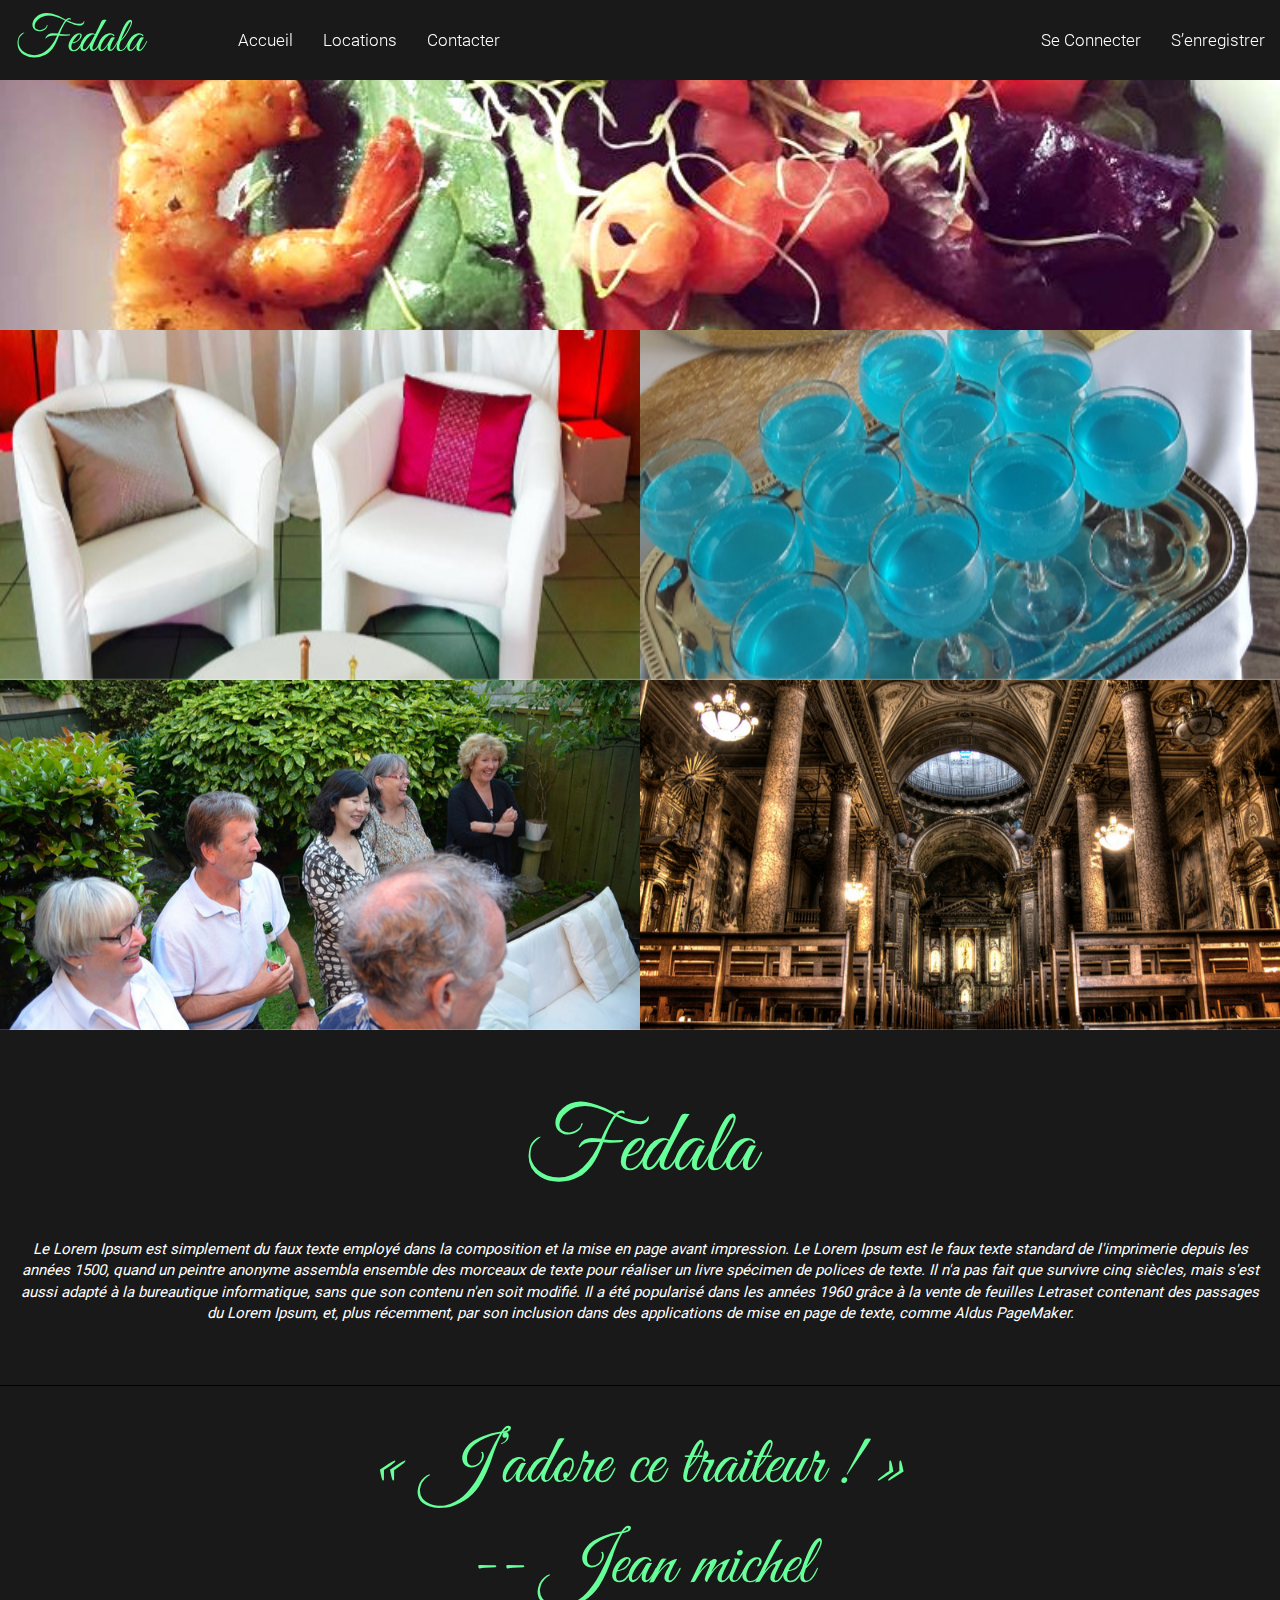
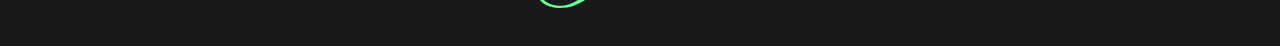
<file: index.html>
<!DOCTYPE html>
<html>
	<head>
		<meta charset="utf-8"/>
		<meta http-equiv="X-UA-Compatible" content="IE=edge"/>
		<meta name="viewport" content="width=device-width, initial-scale=1"/>
		<!-- Bootstrap -->
		<link rel="stylesheet" type="text/css" href="css/bootstrap.css"/>
		<!-- style commun -->
		<link rel="stylesheet" type="text/css" href="css/style.css"/>
		<!-- style de la barre de navigation -->
		<link rel="stylesheet" type="text/css" href="css/navbar.css"/>
		<!-- style de la page -->
		<link rel="stylesheet" type="text/css" href="css/index.css"/>
		<title>Fedala</title>
	</head>
	<body>

		<!-- barre de navigation -->
		<header>
			<nav class="navbar navbar-default navbar-fixed-top">
				<div class="navbar-header">
					<button type="button" class="navbar-toggle" data-toggle="collapse" data-target="#MenuNavbar">
						<span class="icon-bar"></span>
						<span class="icon-bar"></span>
						<span class="icon-bar"></span>
					</button>
					<a class="navbar-brand" href="#">Fedala</a>
				</div>
				<div class="collapse navbar-collapse" id="MenuNavbar">
					<ul class="nav navbar-nav nav-middle">
						<li><a href="index.html">Accueil</a></li>
						<li><a href="location.html">Locations</a></li>
						<li><a href="contact.html">Contacter</a></li>
					</ul>
					<ul class="nav navbar-nav navbar-right">
						<li><a href="#">Se Connecter</a></li>
						<li><a href="#">S’enregistrer</a></li>
					</ul>
				</div>
			</nav>
		</header>

		<div class="container-fluid">		

			<!-- tuiles -->
			<section class="row tuiles">
				<div class="col-md-12">
					<div class="tuile-large" onmouseover="showHover('traiteur')" onmouseout="hideHover('traiteur')">
						<div class="front">
							<div class="box box-top box-traiteur"></div>
							<div class="box box-bottom box-traiteur"></div>
							<h2 id="traiteur" class="titre-large">Traiteur</h2>
							<div class="img" id="img-traiteur"></div>
						</div>
						<div class="back">
							<div class="boite boite-large text-center">
								<div class="mini-text">
									<span class="lettrine">P</span>ostulo enim et viro si memineram nec recte facis si enim quidem magis.
								</div>
								<div class="contact contact-large text-center"><a href="traiteur.html"><p>En savoir +</p></a></div>
							</div>
						</div>
					</div>
				</div>
			</section>
			<section class="row tuiles">
				<div class="col-md-6">
					<div class="tuile" onmouseover="showHover('mariage')" onmouseout="hideHover('mariage')">
						<div class="front">
							<div class="box box-top box-mariage"></div>
							<div class="box box-bottom box-mariage"></div>
							<h2 id="mariage">Mariage</h2>
							<div class="img" id="img-mariage"></div>
						</div>
						<div class="back">
							<div class="boite text-center">
								<div class="mini-text">
									<span class="lettrine">P</span>ostulo enim et viro si memineram nec recte facis si enim quisquam ille dicis filii ego quantum adgnosco quidem magis.
								</div>
								<div class="contact text-center"><a href="mariage.html"><p>En savoir +</p></a></div>
							</div>
						</div>
					</div>
				</div>
				<div class="col-md-6">
					<div class="tuile" onmouseover="showHover('cocktail')" onmouseout="hideHover('cocktail')">
						<div class="front">
							<div class="box box-top box-cocktail"></div>
							<div class="box box-bottom box-cocktail"></div>
							<h2 id="cocktail">Cocktail</h2>
							<div class="img" id="img-cocktail"></div>
						</div>
						<div class="back">
							<div class="boite text-center">
								<div class="mini-text">
									<span class="lettrine">P</span>ostulo enim et viro si memineram nec recte facis si enim quisquam ille dicis filii ego quantum adgnosco quidem magis.
								</div>
								<div class="contact text-center"><a href="contact.html"><p>Contact</p></a></div>
							</div>
						</div>
					</div>
				</div>
			</section>
			<section class="row tuiles">
				<div class="col-md-6">
					<div class="tuile" onmouseover="showHover('retraite')" onmouseout="hideHover('retraite')">
						<div class="front">
							<div class="box box-top box-retraite"></div>
							<div class="box box-bottom box-retraite"></div>
							<h2 id="retraite">Départ en retraite</h2>
							<div class="img" id="img-retraite"></div>
						</div>
						<div class="back">
							<div class="boite text-center">
								<div class="mini-text">
									<span class="lettrine">P</span>ostulo enim et viro si memineram nec recte facis si enim quisquam ille dicis filii ego quantum adgnosco quidem magis.
								</div>
								<div class="contact text-center"><a href="contact.html"><p>Contact</p></a></div>
							</div>
						</div>
					</div>
				</div>
				<div class="col-md-6">
					<div class="tuile" onmouseover="showHover('bapteme')" onmouseout="hideHover('bapteme')">
						<div class="front">
							<div class="box box-top box-bapteme"></div>
							<div class="box box-bottom box-bapteme"></div>
							<h2 id="bapteme">Baptême</h2>
							<div class="img" id="img-bapteme"></div>
						</div>
						<div class="back">
							<div class="boite text-center">
								<div class="mini-text">
									<span class="lettrine">P</span>ostulo enim et viro si memineram nec recte facis si enim quisquam ille dicis filii ego quantum adgnosco quidem magis.
								</div>
								<div class="contact text-center"><a href="contact.html"><p>Contact</p></a></div>
							</div>
						</div>
					</div>
				</div>
			</section>

			<!-- présentation -->
			<section class="intro text-center row">
				<div class="col-md-12">
					<h2>Fedala</h2>
					<p>Le Lorem Ipsum est simplement du faux texte employé dans la composition et la mise en page avant impression. Le Lorem Ipsum est le faux texte standard de l'imprimerie depuis les années 1500, quand un peintre anonyme assembla ensemble des morceaux de texte pour réaliser un livre spécimen de polices de texte. Il n'a pas fait que survivre cinq siècles, mais s'est aussi adapté à la bureautique informatique, sans que son contenu n'en soit modifié. Il a été popularisé dans les années 1960 grâce à la vente de feuilles Letraset contenant des passages du Lorem Ipsum, et, plus récemment, par son inclusion dans des applications de mise en page de texte, comme Aldus PageMaker.</p>
				</div>
			</section>

			<!-- livre d’or -->
			<section class="row">
				<footer clas="col-md-12">
					<div id="myCarousel2" class="carousel slide fullwidth" data-ride="carousel">
						<div class="carousel-inner carous-inner2" role="listbox">
							<div class="item active">
								<p>« J’adore ce traiteur ! »</p>
								<p>-- Jean michel</p>
							</div>
							<div class="item">
								<p>« Il est cool et super sympathique. »</p>
								<p>-- Sfia</p>
							</div>
							<div class="item">
								<p>« Je vous le recommande sans aucune hésitation. »</p>
								<p>-- Juliette</p>
							</div>
						</div>
					</div>
				</footer>
			</section>
			
		</div>
	</body>
	<script type="text/javascript" src="js/jquery-3.1.0.js"></script>
	<script type="text/javascript" src="js/bootstrap.js"></script>
	<script type="text/javascript" src="js/flip.js"></script> 
	<script type="text/javascript" src="js/script.js"></script>
</html>
</file>
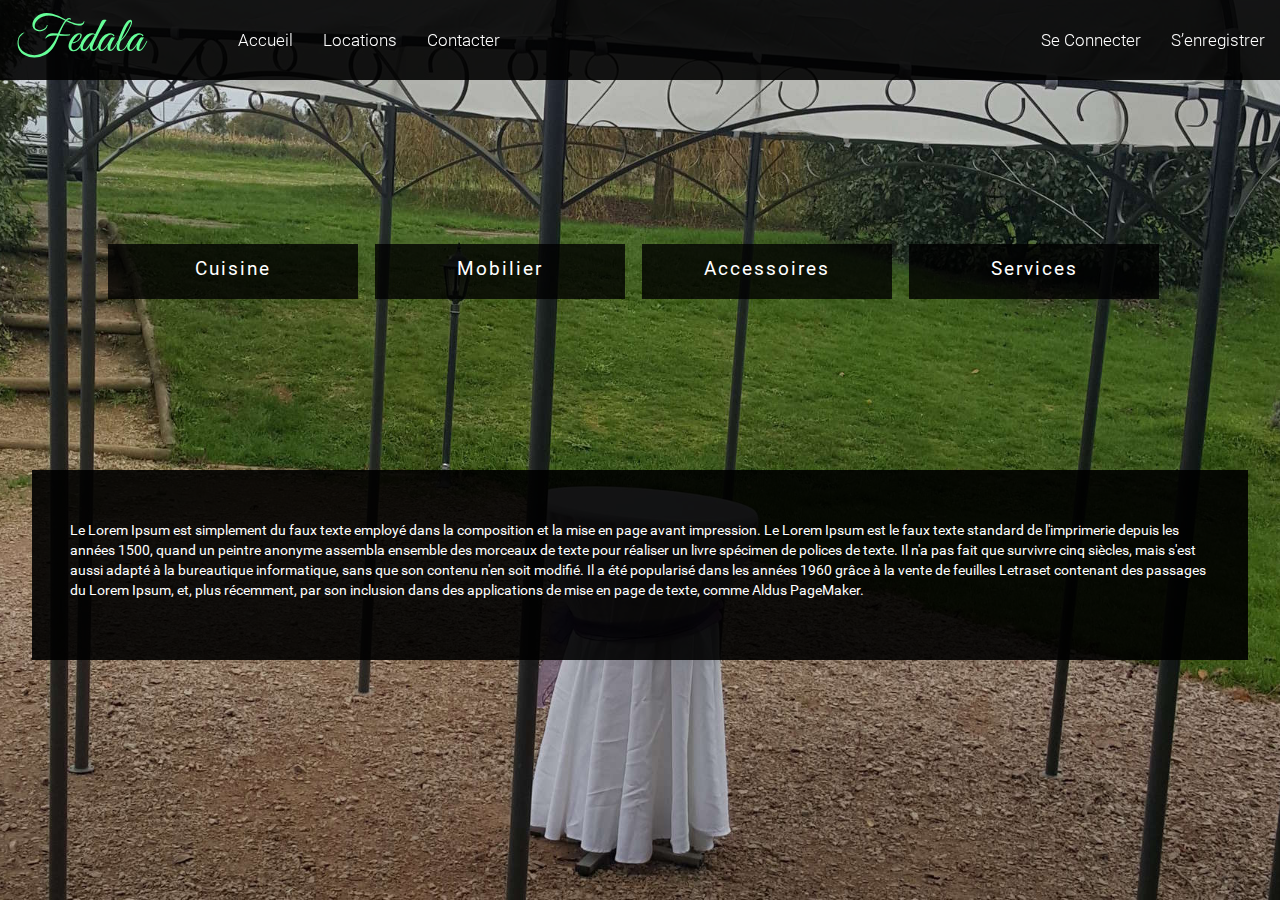
<file: location.html>
<!DOCTYPE html>
<html>
<head>

	<meta charset="utf-8"/>
	<meta http-equiv="X-UA-Compatible" content="IE=edge"/>
	<meta name="viewport" content="width=device-width, initial-scale=1"/>

	<!-- Bootstrap -->
	<link rel="stylesheet" type="text/css" href="css/bootstrap.css"/>
	<!-- style commun -->
	<link rel="stylesheet" type="text/css" href="css/style.css"/>
	<!-- style de la barre de navigation -->
	<link rel="stylesheet" type="text/css" href="css/navbar.css"/>
	<!-- style de la page -->
	<link rel="stylesheet" type="text/css" href="css/location.css"/>

	<title>Fedala - Locations</title>

</head>

<body>
	<!-- barre de navigation -->
	<nav class="navbar navbar-default navbar-fixed-top">
		<div class="navbar-header">
			<button type="button" class="navbar-toggle" data-toggle="collapse" data-target="#MenuNavbar">
				<span class="icon-bar"></span>
				<span class="icon-bar"></span>
				<span class="icon-bar"></span>
			</button>
			<a class="navbar-brand" href="#">Fedala</a>
		</div>
		<div class="collapse navbar-collapse" id="MenuNavbar">
			<ul class="nav navbar-nav nav-middle">
				<li><a href="index.html">Accueil</a></li>
				<li><a href="location.html">Locations</a></li>
				<li><a href="contact.html">Contacter</a></li>
			</ul>
			<ul class="nav navbar-nav navbar-right">
				<li><a href="#">Se Connecter</a></li>
				<li><a href="#">S’enregistrer</a></li>
			</ul>
		</div>
	</nav>

	<header class="container-fluid">
	 	<ul class="nav navbar-nav" id="onglets">
	      	<li class="dropdown">
	    		<a class="dropdown-toggle" data-toggle="dropdown" href="#">Cuisine</a>
	    		<ul class="dropdown-menu">
	    			<hr class="nomarg"/>
			        <li><a href="#couvert" onclick="show('couvert')">Couverts</a></li>
			        <hr class="nomarg"/>
			        <li><a href="#service_table" onclick="show('service_table')">Services de tables</a></li>
			        <hr class="nomarg"/>
			        <li><a href="#">Verres</a></li>
			        <hr class="nomarg"/>
	    		</ul>
	  		</li>
	    	<li class="dropdown">
	    		<a class="dropdown-toggle" data-toggle="dropdown" href="#">Mobilier</a>
	    		<ul class="dropdown-menu">
	    			<hr class="nomarg"/>
			        <li><a href="#">Chaise</a></li>
			        <hr class="nomarg"/>
			        <li><a href="#">Tables</a></li>
			        <hr class="nomarg"/>
			        <li><a href="#">Lorem</a></li>
			        <hr class="nomarg"/>
	    		</ul>
	  		</li>
	    	<li class="dropdown">
	    		<a class="dropdown-toggle" data-toggle="dropdown" href="#">Accessoires</a>
	    		<ul class="dropdown-menu">
	    			<hr class="nomarg"/>
			        <li><a href="#">Nappe</a></li>
			        <hr class="nomarg"/>
			        <li><a href="#">Fleurs</a></li>
			        <hr class="nomarg"/>
			        <li><a href="#">Lorem</a></li>
			        <hr class="nomarg"/>
	    		</ul>
	  		</li>
	    	<li class="dropdown">
	    		<a class="dropdown-toggle" data-toggle="dropdown" href="#">Services</a>
	    		<ul class="dropdown-menu">
	    			<hr class="nomarg"/>
			        <li><a href="#">Lorem</a></li>
			        <hr class="nomarg"/>
			        <li><a href="#">Lorem</a></li>
			        <hr class="nomarg"/>
			        <li><a href="#">Lorem</a></li>
			        <hr class="nomarg"/>
	    		</ul>
	  		</li>
	 	</ul>
	</header>

	<div class="content" id="content-height">
		<div class="container">
			<p>Le Lorem Ipsum est simplement du faux texte employé dans la composition et la mise en page avant impression. Le Lorem Ipsum est le faux texte standard de l'imprimerie depuis les années 1500, quand un peintre anonyme assembla ensemble des morceaux de texte pour réaliser un livre spécimen de polices de texte. Il n'a pas fait que survivre cinq siècles, mais s'est aussi adapté à la bureautique informatique, sans que son contenu n'en soit modifié. Il a été popularisé dans les années 1960 grâce à la vente de feuilles Letraset contenant des passages du Lorem Ipsum, et, plus récemment, par son inclusion dans des applications de mise en page de texte, comme Aldus PageMaker.</p>
			<div class="container flex cacher marg-top" id="couvert">
				<img src="img/couvert.jpg" class="img-responsive pic" alt="img">
				<p>Le Lorem Ipsum est simplement du faux texte employé dans la composition et la mise en page avant impression. Le Lorem Ipsum est le faux texte standard de l'imprimerie depuis les années 1500, quand un peintre anonyme assembla ensemble des morceaux de texte pour réaliser un livre spécimen de polices de texte. Il n'a pas fait que survivre cinq siècles, mais s'est aussi adapté à la bureautique informatique, sans que son contenu n'en soit modifié. Il a été popularisé dans les années 1960 grâce à la vente de feuilles Letraset contenant des passages du Lorem Ipsum, et, plus récemment, par son inclusion dans des applications de mise en page de texte, comme Aldus PageMaker.</p>
			</div>
			<div class="container flex cacher marg-top" id="service_table">
				<img src="img/carous4.jpg" class="img-responsive pic" alt="img">
				<p>Le Lorem Ipsum est simplement du faux texte employé dans la composition et la mise en page avant impression. Le Lorem Ipsum est le faux texte standard de l'imprimerie depuis les années 1500, quand un peintre anonyme assembla ensemble des morceaux de texte pour réaliser un livre spécimen de polices de texte. Il n'a pas fait que survivre cinq siècles, mais s'est aussi adapté à la bureautique informatique, sans que son contenu n'en soit modifié. Il a été popularisé dans les années 1960 grâce à la vente de feuilles Letraset contenant des passages du Lorem Ipsum, et, plus récemment, par son inclusion dans des applications de mise en page de texte, comme Aldus PageMaker.</p>
			</div>
		</div>
	</div>

</body>
<script type="text/javascript" src="js/jquery-3.1.0.js"></script>
<script type="text/javascript" src="js/bootstrap.js"></script>
<script type="text/javascript" src="js/flip.js"></script>
<script type="text/javascript" src="js/script.js"></script>
</html>
</file>
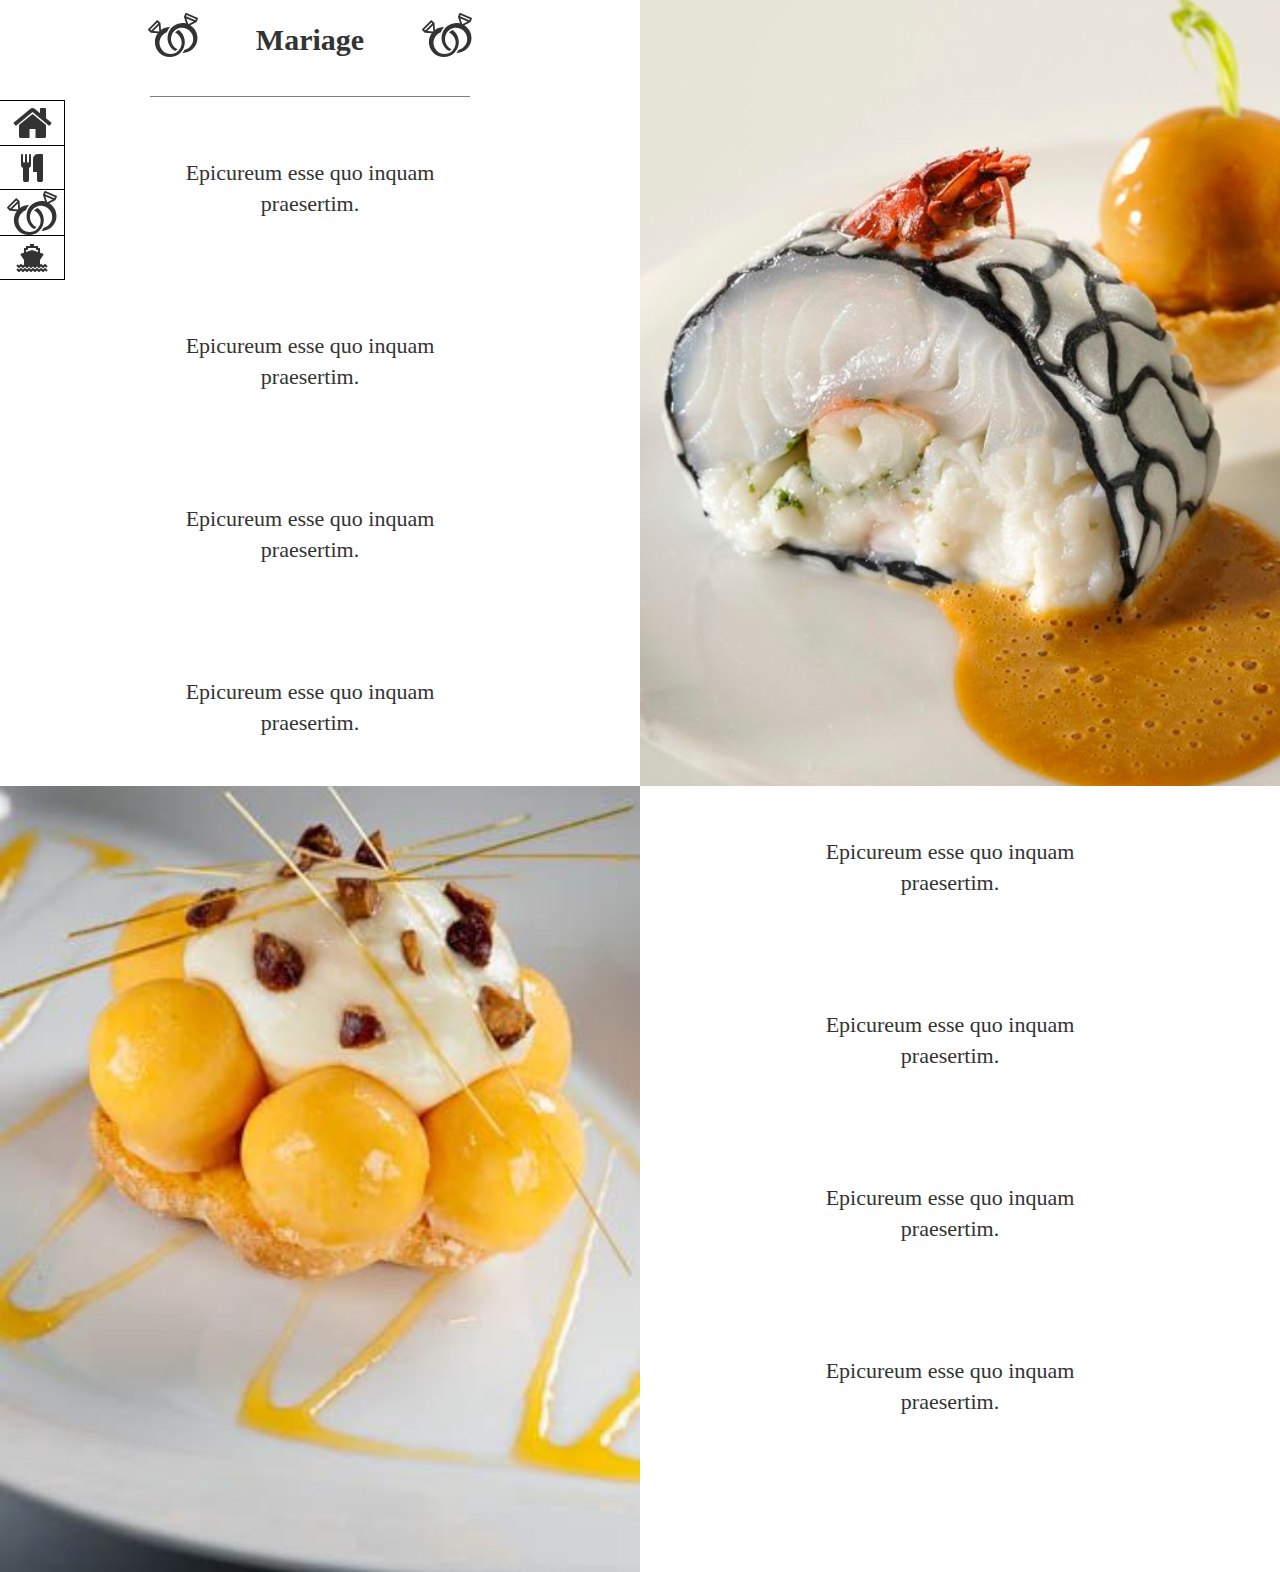
<file: mariage-menu.html>
<!DOCTYPE html>
<html>
        <head>
						<meta charset="utf-8"/>
						<meta http-equiv="X-UA-Compatible" content="IE=edge"/>
						<meta name="viewport" content="width=device-width, initial-scale=1"/>

            <!-- Bootstrap -->
            <link rel="stylesheet" type="text/css" href="css/bootstrap.css"/>
						<!-- style commun -->
            <link rel="stylesheet" type="text/css" href="css/style.css"/>
						<!-- style de la page -->
						<link rel="stylesheet" type="text/css" href="css/mariage-menu.css"/>

            <link rel="stylesheet" type="text/css" href="css/font-awesome.css"/>
            <title>Fedala - Traiteur</title>
        </head>   
    
    
    
    <body>
        <div class="container-fluid">
            <div class="row">
                <div class="nopad size left col-xs-12 col-sm-6 col-md-6">
            
                    <div class="contenu-entre text-center">
                        <h2 class="pad-h2 fullwidth margin">
                            <div class="ico-1 position pos-right"></div>
                           Mariage
                            <div class="ico-1 position pos-left"></div>
                        </h2>
                <p class="pad-bot pad-top">Epicureum esse quo inquam praesertim.</p>
                <p class="pad-bot">Epicureum esse quo inquam praesertim.</p>
                <p class="pad-bot">Epicureum esse quo inquam praesertim.</p>
                <p class="pad-bot">Epicureum esse quo inquam praesertim.</p>
                </div>
                </div>
                <div id="menu" class="menu">
                    <a href="index.html" class="accueil">
                        <div class="fa fa-home fa-3x"></div>
                    </a>
                     <a href="traiteur-2.html" class="entre">
                        <div class="fa fa-cutlery fa-2x"></div>
                    </a>
                     <a href="mariage-menu.html" class="plat">
                        <div class="ico-1"></div>
                    </a>
                    <a href="section-3.html" class="dessert">
                    <div class="fa fa-ship fa-2x"></div>
                    </a>
                </div>
                
                <div class="nopad right col-xs-12 col-sm-6 col-md-6">
                    <div class="img-1 fullwidth"></div>
                </div>
                
            </div>
            
                <div class="row">
                    <div class="col-md-6 pad-md-6">
                        <div onscroll="changementDEcote" class="img-2 fullwidth left"></div>
                    </div>
                    <div class="col-md-6 pad-md-6">
                        
                    <div class="contenu-entre text-center ">
                        <p class="pad-bot pad-top">Epicureum esse quo inquam praesertim.</p>
                        <p class="pad-bot">Epicureum esse quo inquam praesertim.</p>
                        <p class="pad-bot">Epicureum esse quo inquam praesertim.</p>
                        <p class="pad-bot">Epicureum esse quo inquam praesertim.</p>
                    </div>
                    </div>
                    
                </div>
        </div>
        <script>
            
            var menu = document.getElementById("menu");
            
            function changementDEcote (){
                menu.style.cssFloat = "right"
            }
            
        </script>
    </body>
</html>
</file>
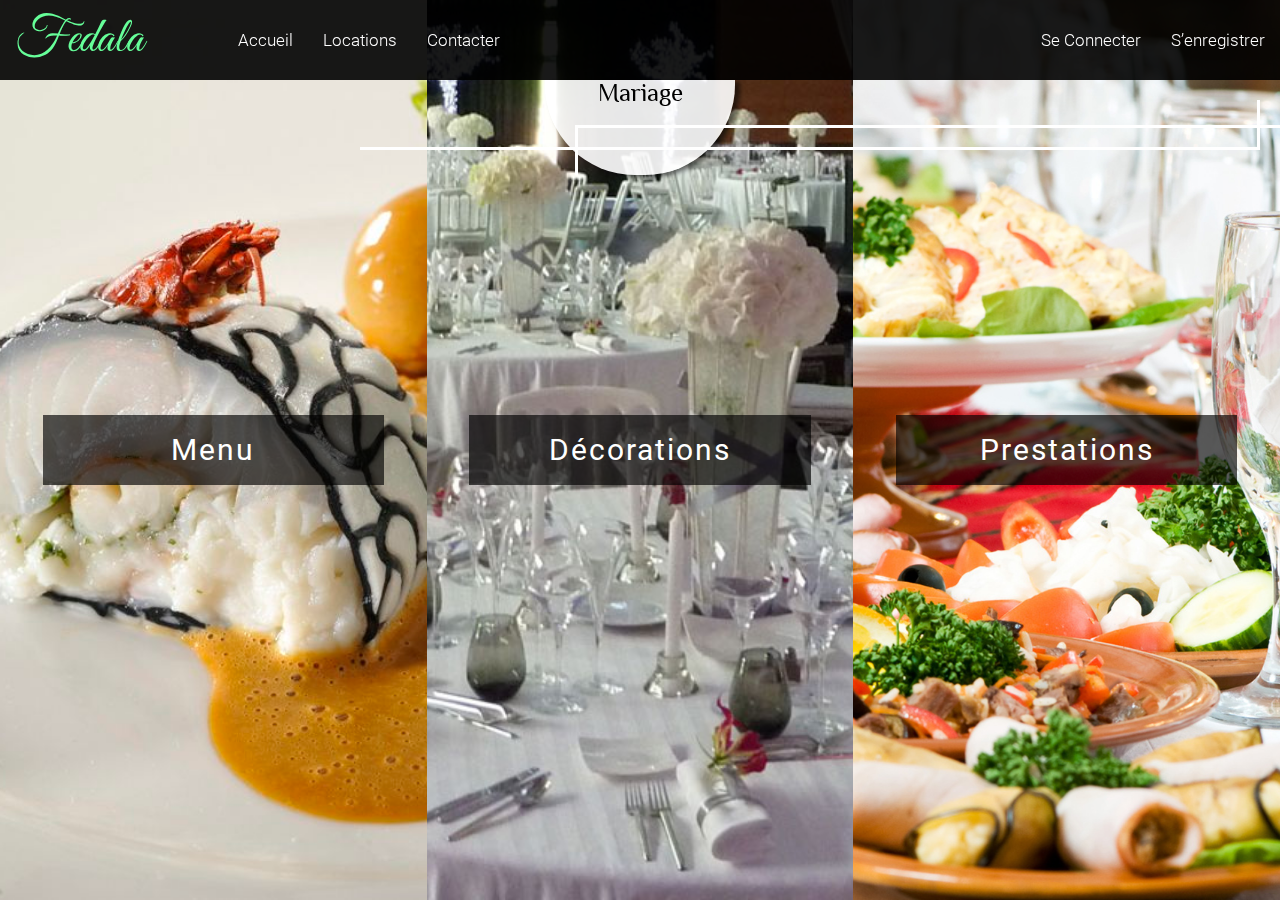
<file: mariage.html>
<!DOCTYPE html>
<html>
	<head>

		<meta charset="utf-8"/>
		<meta http-equiv="X-UA-Compatible" content="IE=edge"/>
		<meta name="viewport" content="width=device-width, initial-scale=1"/>

		<!-- Bootstrap -->
		<link rel="stylesheet" type="text/css" href="css/bootstrap.css"/>
		<!-- style commun -->
		<link rel="stylesheet" type="text/css" href="css/style.css"/>
		<!-- style de la barre de navigation -->
		<link rel="stylesheet" type="text/css" href="css/navbar.css"/>
		<!-- style de la page -->
		<link rel="stylesheet" type="text/css" href="css/mariage.css"/>
		<title>Fedala - Traiteur</title>
	</head>   

	<body>

		<div class="nopad container-fluid">

			<header>
				<!-- barre de navigation -->
				<nav class="navbar navbar-default navbar-fixed-top">
					<div class="navbar-header">
						<button type="button" class="navbar-toggle" data-toggle="collapse" data-target="#MenuNavbar">
							<span class="icon-bar"></span>
							<span class="icon-bar"></span>
							<span class="icon-bar"></span>
						</button>
						<a class="navbar-brand" href="#">Fedala</a>
					</div>
					<div class="collapse navbar-collapse" id="MenuNavbar">
						<ul class="nav navbar-nav nav-middle">
							<li><a href="index.html">Accueil</a></li>
							<li><a href="location.html">Locations</a></li>
							<li><a href="contact.html">Contacter</a></li>
						</ul>
						<ul class="nav navbar-nav navbar-right">
							<li><a href="#">Se Connecter</a></li>
							<li><a href="#">S’enregistrer</a></li>
						</ul>
					</div>
				</nav>
			</header>

			<div class="content-round">
				<div class="half-round">
					<div class="box box-top box-mariage"></div>
					<h2>Mariage</h2>
					<div class="box box-bottom box-mariage"></div>
				</div>
			</div>

			<div class="row nomarg">
				<div class="nopad img-container col-xs-12 col-sm-4 col-lg-4">
					<div id="img-left" class="img-left-background img-responsive fullwidth"></div>
					<div class="img-foreground fullwidth" onmouseover="addBlur('img-left')" onmouseout="remBlur('img-left')">
						<a href="menu.html" onclick="addMenu()" class="entre color-white">Menu</a>
					</div>
				</div>
				<div class="nopad img-container col-xs-12 col-sm-4 col-lg-4">
					<div id="img-center" class="img-center-background img-responsive fullwidth"></div>
					<div class="img-foreground fullwidth" onmouseover="addBlur('img-center')" onmouseout="remBlur('img-center')">
						<a href="mariage-menu.html" class="entre color-white">Décorations</a>
					</div>
				</div>
				<div class="nopad img-container col-xs-12 col-sm-4 col-lg-4">
					<div id="img-right" class="img-right-background img-responsive fullwidth"></div>
					<div class="img-foreground fullwidth" onmouseover="addBlur('img-right')" onmouseout="remBlur('img-right')">
						<a href="section-3.html" class="entre color-white">Prestations</a>
					</div>
				</div>
			</div>
		
		</div>
		
		<!-- Menu 
		
		<div class="container-fluid nopad" id="hideMenu" style="display:none">
        <div class="row">
        <div class="col-md-12">
		    <div class="container-top"></div>
        </div>
        </div>
        <div class="row">
            <div class="col-md-12">
		        <div class="container-bottom">
		            <div class="box-top"></div>
		                <div class="row">
                        <h3 class="titre-3">Mariage</h3>
		                    <div class="contenu-bottom">
		                        <div class="col-md-6 text-center centrage">
		        <p class="padding">Un coulis de bettrave sur un lit d'haricot-vert</p>
		        <p class="padding">Un coulis de bettrave sur un lit d'haricot-vert</p>
		        <p class="padding">Un coulis de bettrave sur un lit d'haricot-vert</p>
                <p class="padding">Un coulis de bettrave sur un lit d'haricot-vert</p>
                <p class="padding">Un coulis de bettrave sur un lit d'haricot-vert</p>
		        <p class="padding">Un coulis de bettrave sur un lit d'haricot-vert</p>
		        <p class="padding">Un coulis de bettrave sur un lit d'haricot-vert</p>
                <p class="padding">Un coulis de bettrave sur un lit d'haricot-vert</p>
                                </div>
		                      <div class="col-md-6 text-center centrage">
		                      <div class="division-center"></div>
		        <p class="padding">Un coulis de bettrave sur un lit d'haricot-vert</p>
		        <p class="padding">Un coulis de bettrave sur un lit d'haricot-vert</p>
		        <p class="padding">Un coulis de bettrave sur un lit d'haricot-vert</p>
		        <p class="padding">Un coulis de bettrave sur un lit d'haricot-vert</p>
                <p class="padding">Un coulis de bettrave sur un lit d'haricot-vert</p>
		        <p class="padding">Un coulis de bettrave sur un lit d'haricot-vert</p>
		        <p class="padding">Un coulis de bettrave sur un lit d'haricot-vert</p>
                <p class="padding">Un coulis de bettrave sur un lit d'haricot-vert</p>
                              </div>
                              <div class="download"></div>
                            </div>
		                </div>
		              <div class="box-bottom"></div>
		        </div>
		  </div>
        </div>
</div>
    -->

	</body>
	<script type="text/javascript" src="js/jquery-3.1.0.js"></script>
	<script type="text/javascript" src="js/script.js"></script>
</html>
</file>
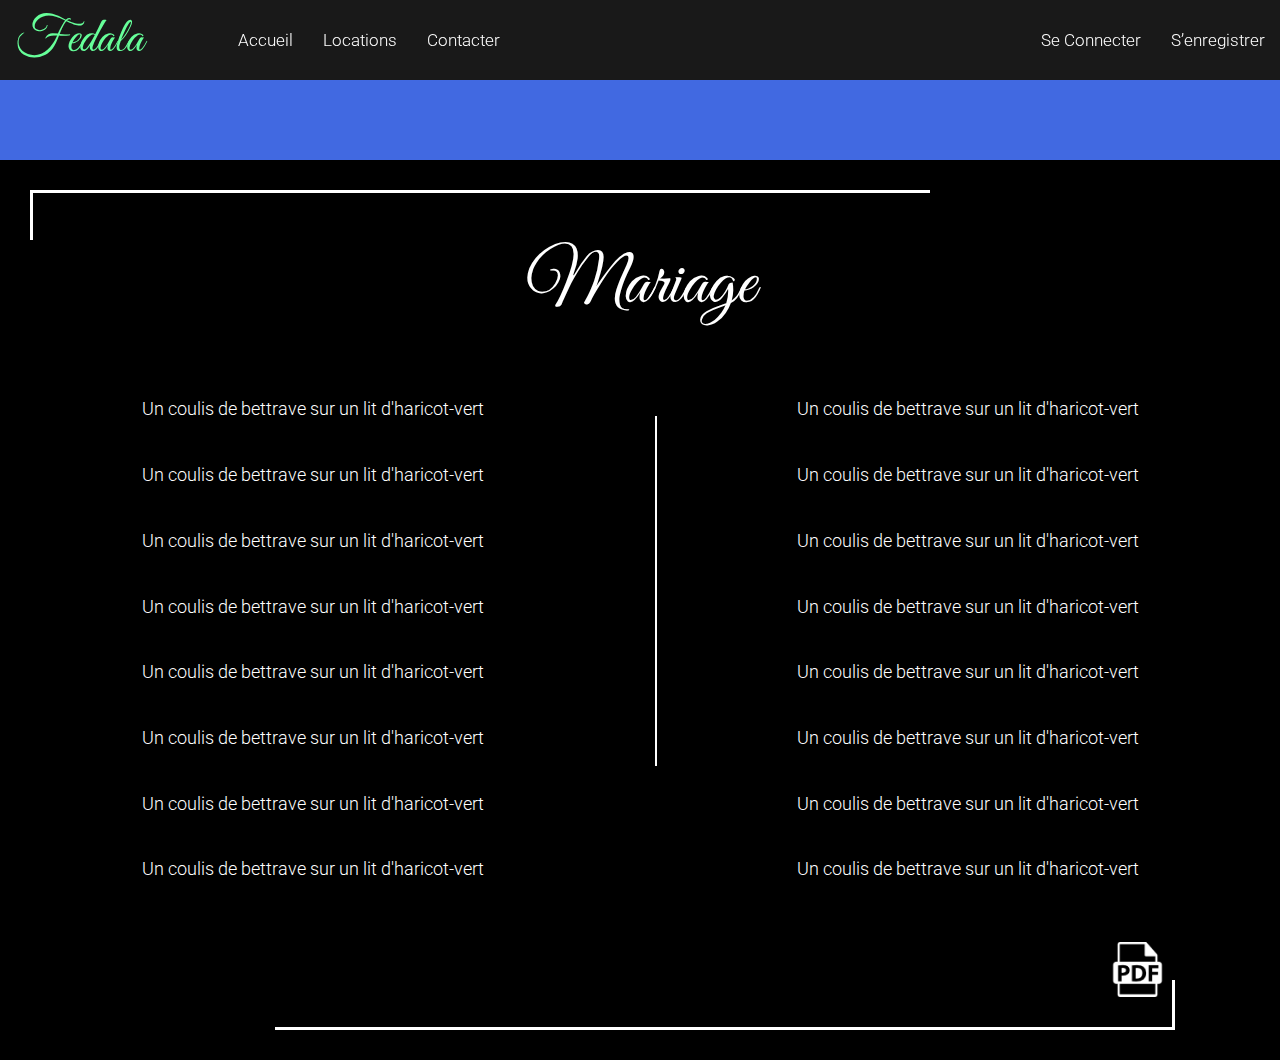
<file: menu.html>
<!DOCTYPE html>
<html>
	<head>
		<meta charset="utf-8"/>
		<meta http-equiv="X-UA-Compatible" content="IE=edge"/>
		<meta name="viewport" content="width=device-width, initial-scale=1"/>
		<!-- Bootstrap -->
		<link rel="stylesheet" type="text/css" href="css/bootstrap.css"/>
		<!-- style commun -->
		<link rel="stylesheet" type="text/css" href="css/style.css"/>
		<!-- style de la barre de navigation -->
		<link rel="stylesheet" type="text/css" href="css/navbar.css"/>
		<!-- style de la page -->
		<link rel="stylesheet" type="text/css" href="css/menu.css"/>
		<link href='https://fonts.googleapis.com/css?family=Roboto' rel='stylesheet' type='text/css'>
		<title>Fedala</title>
	</head>
	<body>

		<!-- barre de navigation -->
		<header>
			<nav class="navbar navbar-default navbar-fixed-top">
				<div class="navbar-header">
					<button type="button" class="navbar-toggle" data-toggle="collapse" data-target="#MenuNavbar">
						<span class="icon-bar"></span>
						<span class="icon-bar"></span>
						<span class="icon-bar"></span>
					</button>
					<a class="navbar-brand" href="#">Fedala</a>
				</div>
				<div class="collapse navbar-collapse" id="MenuNavbar">
					<ul class="nav navbar-nav nav-middle">
						<li><a href="index.html">Accueil</a></li>
						<li><a href="location.html">Locations</a></li>
						<li><a href="contact.html">Contacter</a></li>
					</ul>
					<ul class="nav navbar-nav navbar-right">
						<li><a href="#">Se Connecter</a></li>
						<li><a href="#">S’enregistrer</a></li>
					</ul>
				</div>
			</nav>
		</header>
<div class="container-fluid nopad">
        <div class="row">
        <div class="col-md-12">
		    <div class="container-top"></div>
        </div>
        </div>
        <div class="row">
            <div class="col-md-12">
		        <div class="container-bottom">
		            <div class="box-top"></div>
		                <div class="row">
                        <h3 class="titre-3">Mariage</h3>
		                    <div class="contenu-bottom">
		                        <div class="col-md-6 text-center centrage">
		        <p class="padding">Un coulis de bettrave sur un lit d'haricot-vert</p>
		        <p class="padding">Un coulis de bettrave sur un lit d'haricot-vert</p>
		        <p class="padding">Un coulis de bettrave sur un lit d'haricot-vert</p>
                <p class="padding">Un coulis de bettrave sur un lit d'haricot-vert</p>
                <p class="padding">Un coulis de bettrave sur un lit d'haricot-vert</p>
		        <p class="padding">Un coulis de bettrave sur un lit d'haricot-vert</p>
		        <p class="padding">Un coulis de bettrave sur un lit d'haricot-vert</p>
                <p class="padding">Un coulis de bettrave sur un lit d'haricot-vert</p>
                                </div>
		                      <div class="col-md-6 text-center centrage">
		                      <div class="division-center"></div>
		        <p class="padding">Un coulis de bettrave sur un lit d'haricot-vert</p>
		        <p class="padding">Un coulis de bettrave sur un lit d'haricot-vert</p>
		        <p class="padding">Un coulis de bettrave sur un lit d'haricot-vert</p>
		        <p class="padding">Un coulis de bettrave sur un lit d'haricot-vert</p>
                <p class="padding">Un coulis de bettrave sur un lit d'haricot-vert</p>
		        <p class="padding">Un coulis de bettrave sur un lit d'haricot-vert</p>
		        <p class="padding">Un coulis de bettrave sur un lit d'haricot-vert</p>
                <p class="padding">Un coulis de bettrave sur un lit d'haricot-vert</p>
                              </div>
                              <div class="download"></div>
                            </div>
		                </div>
		              <div class="box-bottom"></div>
		        </div>
		  </div>
        </div>
</div>
    </body>
</html>
</file>
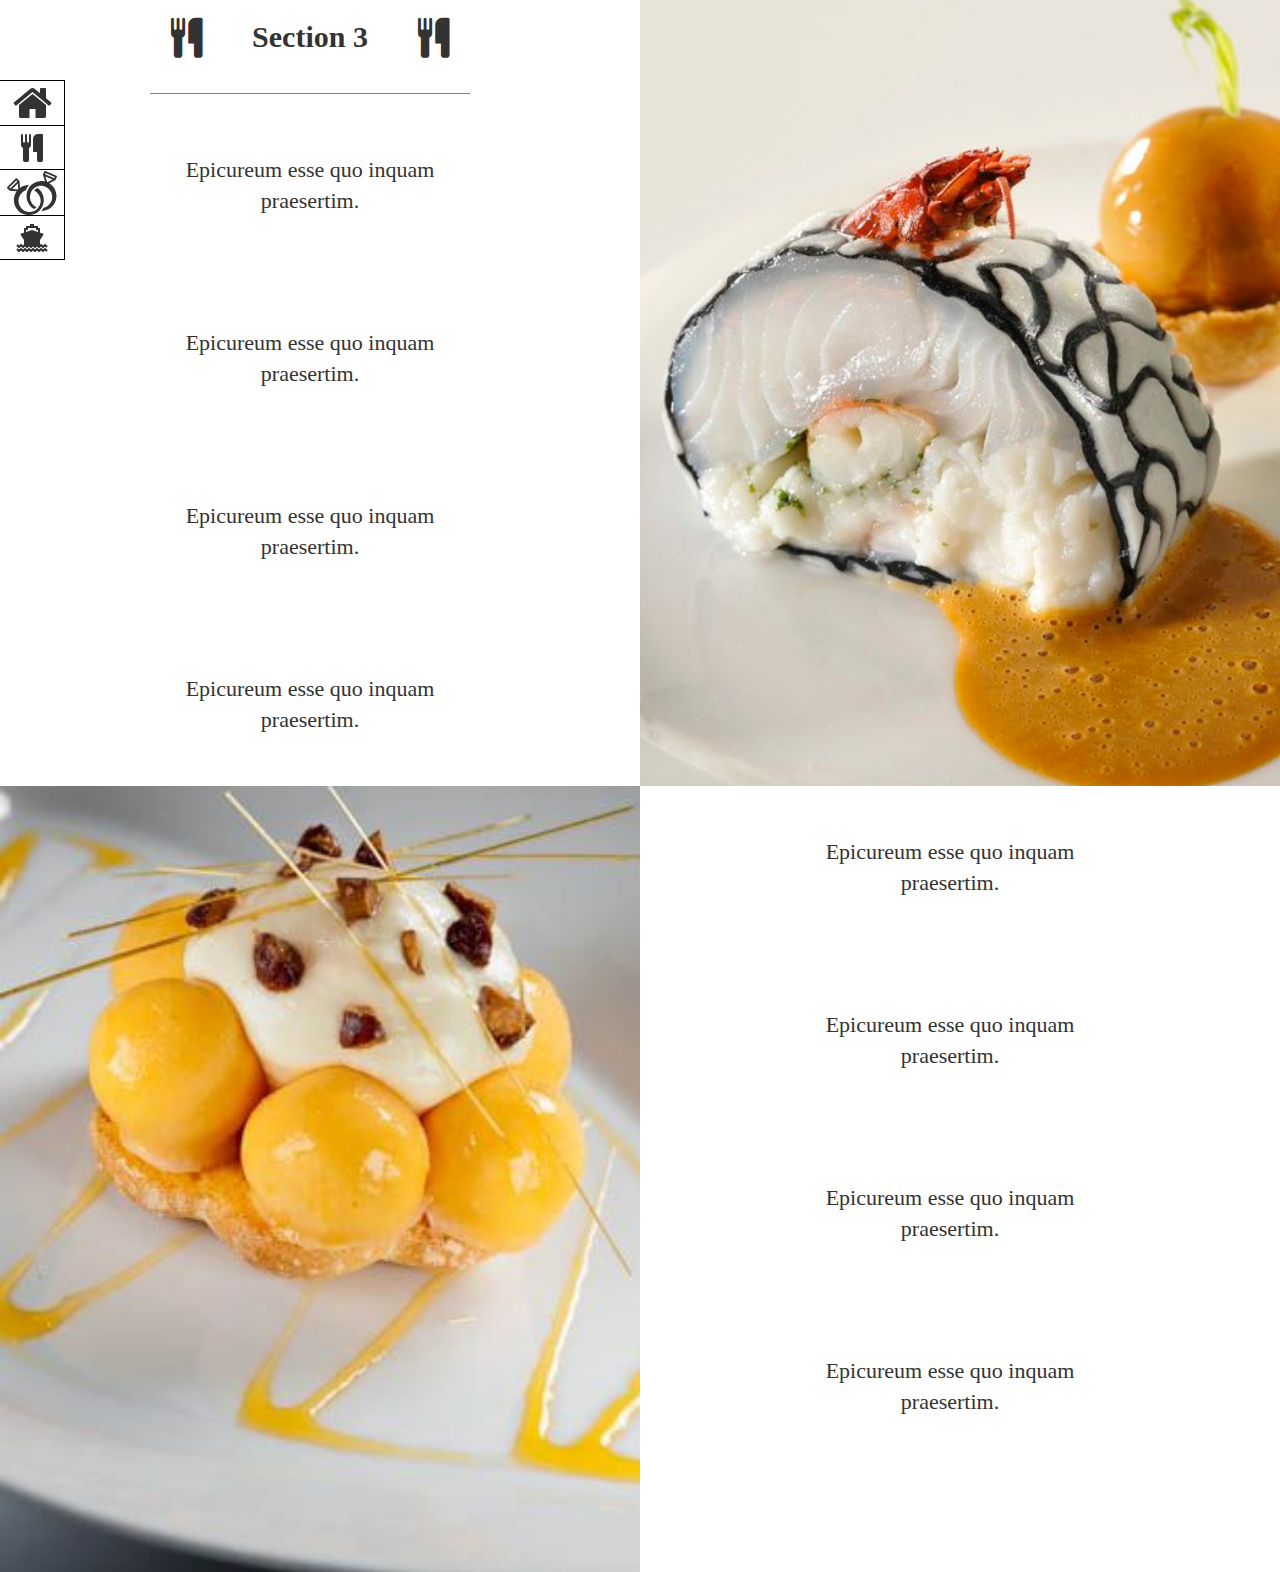
<file: section-3.html>
<!DOCTYPE html>
<html>
        <head>
						<meta charset="utf-8"/>
						<meta http-equiv="X-UA-Compatible" content="IE=edge"/>
						<meta name="viewport" content="width=device-width, initial-scale=1"/>

            <!-- Bootstrap -->
            <link rel="stylesheet" type="text/css" href="css/bootstrap.css"/>
						<!-- style commun -->
            <link rel="stylesheet" type="text/css" href="css/style.css"/>
						<!-- style de la page -->
            <link rel="stylesheet" type="text/css" href="css/section-3.css"/>

            <link rel="stylesheet" type="text/css" href="css/font-awesome.css"/>
            <title>Fedala - Traiteur</title>
        </head>   
    
    
    
    <body>
        <div class="container-fluid">
            <div class="row">
                <div class="nopad size left col-xs-12 col-sm-6 col-md-6">
            
                    <div class="contenu-entre text-center">
                        <h2 class="pad-h2 fullwidth"><div class="fa fa-cutlery fa-lg pad-ico-right"></div>Section 3<div class="fa fa-cutlery fa-lg pad-ico-left"></div></h2>
                <p class="pad-bot pad-top">Epicureum esse quo inquam praesertim.</p>
                <p class="pad-bot">Epicureum esse quo inquam praesertim.</p>
                <p class="pad-bot">Epicureum esse quo inquam praesertim.</p>
                <p class="pad-bot">Epicureum esse quo inquam praesertim.</p>
                </div>
                </div>
                <div class="menu">
                    <a href="index.html" class="accueil">
                        <div class="fa fa-home fa-3x"></div>
                    </a>
                     <a href="traiteur-2.html" class="entre">
                        <div class="fa fa-cutlery fa-2x"></div>
                    </a>
                     <a href="mariage-menu.html" class="plat">
                        <div class="ico-1"></div>
                    </a>
                    <a href="section-3.html" class="dessert">
                    <div class="fa fa-ship fa-2x"></div>
                    </a>
                </div>
                <div class="nopad right col-xs-12 col-sm-6 col-md-6">
            <div class="img-1 fullwidth"></div>
                </div>
            </div>
                <div class="row">
                    <div class="col-md-6 pad-md-6">
            <div class="img-2 fullwidth left"></div>
                    </div>
                    <div class="col-md-6 pad-md-6">
                    <div class="contenu-entre text-center ">
                        <p class="pad-bot pad-top">Epicureum esse quo inquam praesertim.</p>
                <p class="pad-bot">Epicureum esse quo inquam praesertim.</p>
                <p class="pad-bot">Epicureum esse quo inquam praesertim.</p>
                <p class="pad-bot">Epicureum esse quo inquam praesertim.</p>
                        </div>
                    </div>
                </div>
        </div>
    </body>
</html>
</file>
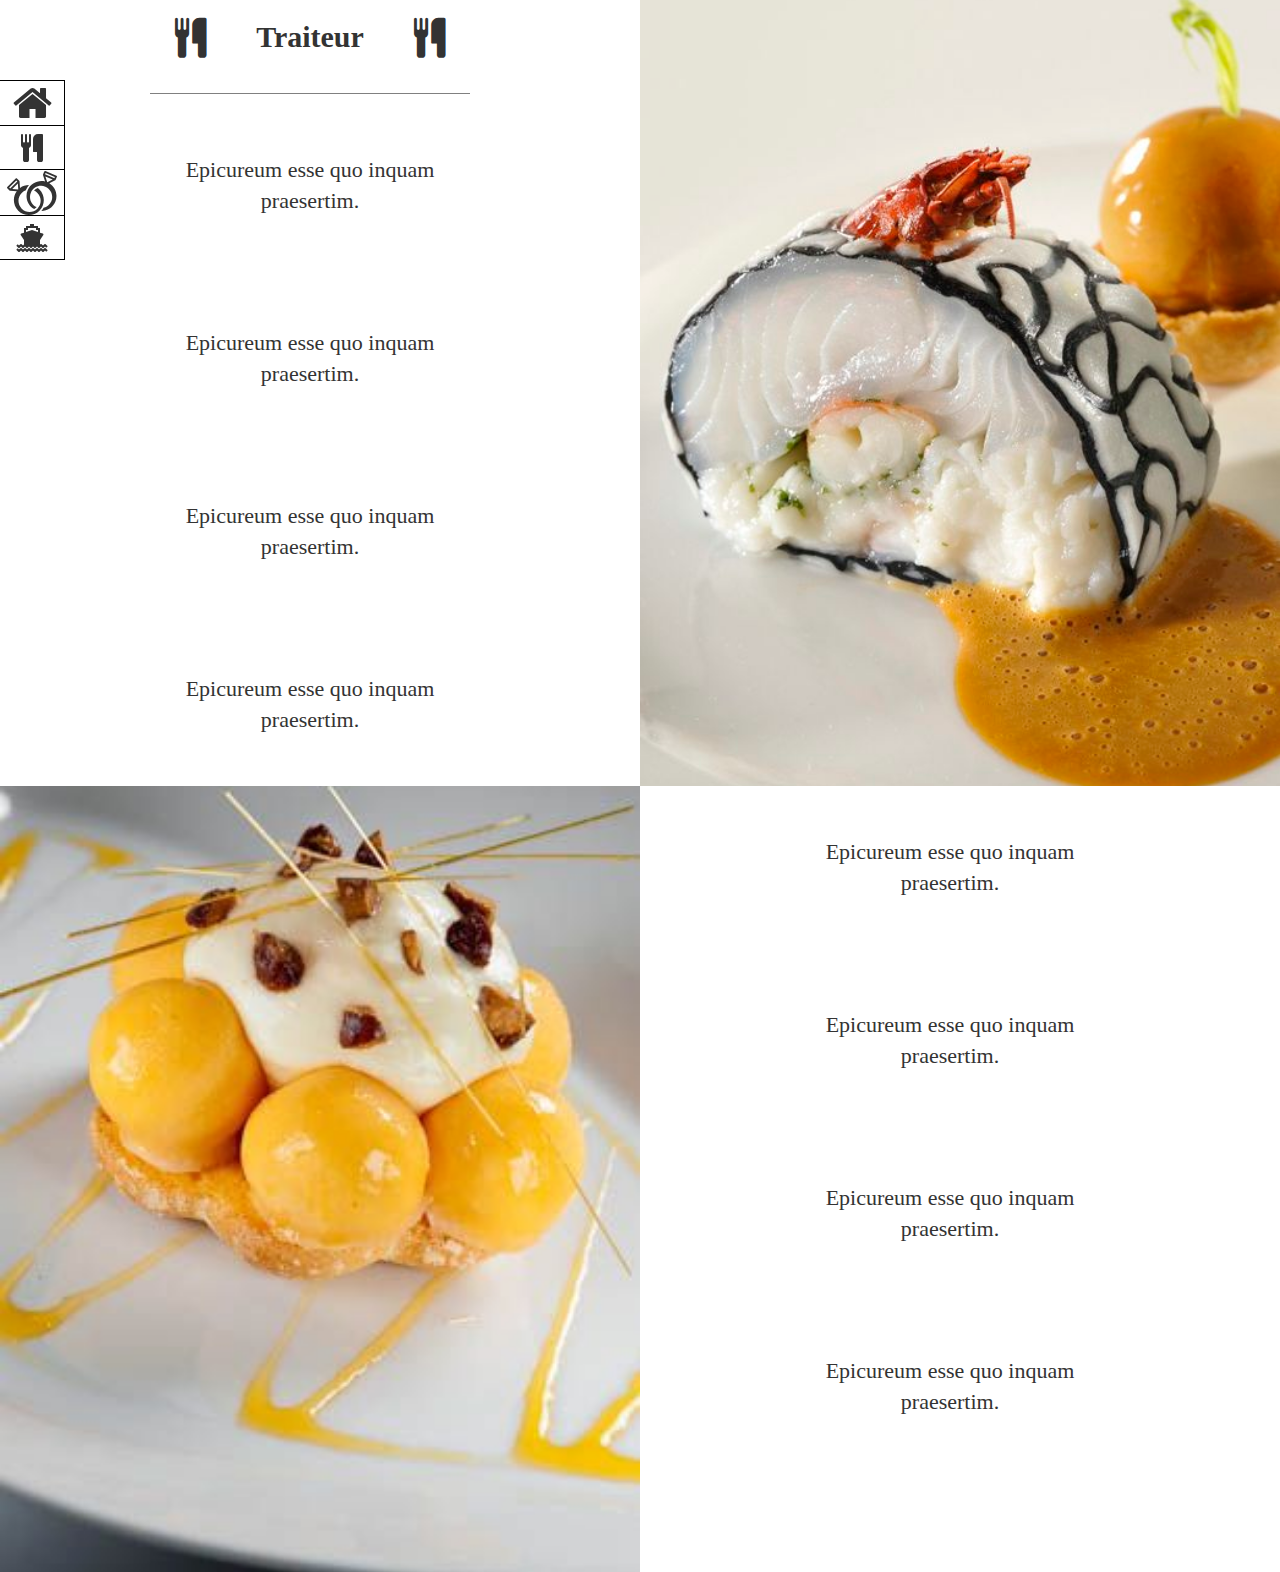
<file: traiteur-2.html>
<!DOCTYPE html>
<html>
        <head>
						<meta charset="utf-8"/>
						<meta http-equiv="X-UA-Compatible" content="IE=edge"/>
						<meta name="viewport" content="width=device-width, initial-scale=1"/>

            <!-- Bootstrap -->
            <link rel="stylesheet" type="text/css" href="css/bootstrap.css"/>
						<!-- style commun -->
            <link rel="stylesheet" type="text/css" href="css/style.css"/>
						<!-- style de la page -->
            <link rel="stylesheet" type="text/css" href="css/traiteur-2.css"/>

            <link rel="stylesheet" type="text/css" href="css/font-awesome.css"/>
            <title>Fedala - Traiteur</title>
        </head>   
    
    
    
    <body>
        <div class="container-fluid">
            <div class="row">
                <div class="nopad size left col-xs-12 col-sm-6 col-md-6">
            
                    <div class="contenu-entre text-center">
                        <h2 class="pad-h2 fullwidth"><div class="fa fa-cutlery fa-lg pad-ico-right"></div>Traiteur<div class="fa fa-cutlery fa-lg pad-ico-left"></div></h2>
                <p class="pad-bot pad-top">Epicureum esse quo inquam praesertim.</p>
                <p class="pad-bot">Epicureum esse quo inquam praesertim.</p>
                <p class="pad-bot">Epicureum esse quo inquam praesertim.</p>
                <p class="pad-bot">Epicureum esse quo inquam praesertim.</p>
                </div>
                </div>
                <div class="menu">
                    <a href="index.html" class="accueil">
                        <div class="fa fa-home fa-3x"></div>
                    </a>
                     <a href="traiteur-2.html" class="entre">
                        <div class="fa fa-cutlery fa-2x"></div>
                    </a>
                     <a href="mariage-menu.html" class="plat">
                        <div class="ico-1"></div>
                    </a>
                    <a href="section-3.html" class="dessert">
                    <div class="fa fa-ship fa-2x"></div>
                    </a>
                </div>
                <div class="nopad right col-xs-12 col-sm-6 col-md-6">
            <div class="img-1 fullwidth"></div>
                </div>
            </div>
                <div class="row">
                    <div class="col-md-6 pad-md-6">
            <div class="img-2 fullwidth left"></div>
                    </div>
                    <div class="col-md-6 pad-md-6">
                    <div class="contenu-entre text-center ">
                        <p class="pad-bot pad-top">Epicureum esse quo inquam praesertim.</p>
                <p class="pad-bot">Epicureum esse quo inquam praesertim.</p>
                <p class="pad-bot">Epicureum esse quo inquam praesertim.</p>
                <p class="pad-bot">Epicureum esse quo inquam praesertim.</p>
                        </div>
                    </div>
                </div>
        </div>
    </body>
</html>
</file>
<file: css/style.css>
/* import des polices */
@font-face {
  font-family: 'Great Vibes';
  font-style: normal;
  font-weight: 400;
  src: local('Great Vibes'), local('GreatVibes-Regular'), url(../fonts/GreatVibes-Regular.ttf) format('truetype');
}
@font-face {
  font-family: 'Roboto';
  font-style: normal;
  font-weight: 300;
  src: local('Roboto Light'), local('Roboto-Light'), url(../fonts/Roboto-Light.ttf) format('truetype');
}
@font-face {
  font-family: 'Roboto';
  font-style: normal;
  font-weight: 400;
  src: local('Roboto'), local('Roboto-Regular'), url(../fonts/Roboto-Regular.ttf) format('truetype');
}
@font-face {
  font-family: 'Roboto';
  font-style: normal;
  font-weight: 500;
  src: local('Roboto Medium'), local('Roboto-Medium'), url(../fonts/Roboto-Medium.ttf) format('truetype');
}
@font-face {
  font-family: 'Roboto';
  font-style: normal;
  font-weight: 700;
  src: local('Roboto Bold'), local('Roboto-Bold'), url(../fonts/Roboto-Bold.ttf) format('truetype');
}
@font-face {
  font-family: 'Roboto';
  font-style: normal;
  font-weight: 900;
  src: local('Roboto Black'), local('Roboto-Black'), url(../fonts/Roboto-Black.ttf) format('truetype');
}
@font-face {
  font-family: 'Philosopher';
  font-style: normal;
  font-weight: 400;
  src: local('Philosopher'), url(../fonts/Philosopher.ttf) format('truetype');
}
/* fin de l’import des polices */

/*body {
	width: 100vw;
	height: 100vh;
	margin: 0;
	padding: 0;
}*/

* {
	font-family: 'Roboto', sans-serif;
}

.fullwidth {
	width: 100%;
}

.nopad {
	padding: 0;
}

.nomarg {
	margin: 0;
}

.right {
	float: right;
}

.left {
	float: left;
}

.blur
{
	filter: blur(5px);
	-webkit-filter: blur(5px);
	-moz-filter: blur(5px);
	-o-filter: blur(5px);
	-ms-filter: blur(5px);
}

.color-white {
	color: #FFF
}
</file>
<file: css/navbar.css>
/* barre de navigation */

.navbar-default {
	background-color: rgba(0, 0, 0, 0.9);
	height: 80px;
}

.navbar-default.scroll {
	background-color: rgba(102,255,153,0.7);
}

.navbar-default .navbar-header .navbar-brand,
.navbar-default .navbar-header .navbar-brand.scroll,
.navbar-default .nav > li > a,
.navbar-default .nav > li > a.scroll {
	color: #fff;
}

.navbar-default .navbar-nav > li > a:focus {
	color: #fff;
}

a:focus{
	outline: none;
}

.navbar-default .navbar-header .navbar-brand:hover,
.navbar-default .navbar-header .navbar-brand:hover.scroll,
.navbar-default .nav > li > a:hover,
.navbar-default .nav > li > a:hover.scroll {
	color: #fff;
	text-shadow: 1px 1px 5px #000, 0 0 20px yellow, 0 0 8px #66ff99;
	transition: text-shadow .3s;
	/*transform: translate(4px) rotate(-3deg);*/
}

.navbar-default,
.navbar-default .navbar-header .navbar-brand,
.navbar-default .nav > li > a:hover {
	transition: all 0.30s;
}

.navbar-default {
	padding: 15px 0;
	border: none;
}

.navbar-default.scroll {
	padding: 0;
}

.navbar-default .navbar-header .navbar-brand {
	font-weight: 300;
	font-size: 50px;
	font-family: 'Great Vibes', cursive;
	color: #66ff99;
}

.navbar-default .navbar-header .navbar-brand.scroll {
	font-size: 50px;
	color: #fff;
}

.navbar-default .nav > li > a {
	font-size: 17px;
	font-weight: 300;
	font-family: 'Roboto';
}

.nav-middle {
	padding: 0 0 0 5%;
}

.navbar-right {
	float: right;
	margin-right: 0;
}
</file>
<file: css/index.css>
/* barre de navigation */
header {
  height: 80px;
}

/* tuiles */
.tuiles {
	color: white;
}

.tuiles div {
  padding: 0;
}

.tuiles .tuile {
	width: 100%;
	height: 350px; 
}

.tuiles .tuile-large {
	width: 100%;
	height: 250px; 
}

.tuiles .front {
	cursor: pointer;
}

.tuiles .img {
	width: 100%;
	height: 350px;
	background-position: center;
	background-size: cover;
	transition: 2s;
}
#img-traiteur {
	height: 250px;
	background-image: url(../img/tuiles/tuile-traiteur.jpg);
}
#img-mariage {
	background-image: url(../img/tuiles/tuile-mariage.jpg);
}
#img-cocktail {
	background-image: url(../img/tuiles/tuile-cocktail.jpg);
}
#img-retraite {
	background-image: url(../img/evenement-retraite.jpg);
}
#img-bapteme {
	background-image: url(../img/evenement-communion.jpg);
}

.tuiles h2 {
	margin: 0;
	padding: 0;
	width: 100%;
	line-height: 350px;
	text-align: center;
	position: absolute;
	z-index: 1;
	font-size: 70px;
	opacity: 0;
	transition: 1s;
	font-family: 'Philosopher', sans-serif;
}

.tuiles .titre-large {
	line-height: 250px;
}

.tuiles .black {
	filter: brightness(50%);
	-webkit-filter: brightness(50%);
	-moz-filter: brightness(50%);
	-o-filter: brightness(50%);
	-ms-filter: brightness(50%);
}

.tuiles .box {
	border: 3px none white;
	width: 50%;
	height: 15%;
	position: absolute;
	opacity: 0;
	transition: 1s;
	z-index: 1;
}
.tuiles .box-top {
	border-top-style: solid;
	border-left-style: solid;
	top: 40%;
	left: 20%;
}
.tuiles .box-bottom {
	border-bottom-style: solid;
	border-right-style: solid;
	bottom: 40%;
	right: 20%;
}

.tuiles .back {
	background-color: black;
}

.tuiles .boite {
	width: 80%;
	height: 350px;
	margin: 0 65px 0 65px;
}

.tuiles .boite-large {
	height: 250px;
}

.tuiles .contact {
	width: 300px;
	height: 70px;
	border: 3px solid white;
	font-size: 40px;
	margin: 0 auto;
	font-weight: 200;
	letter-spacing: 5px;
	margin-top: 20px;
}

.tuiles .mini-text {
	font-family: 'Open Sans', sans-serif;
	font-weight: 300;
	font-size: 28px;
	margin: 0 auto;
}

.tuiles .lettrine {
	font-size: 55px;
}

.tuiles a,
.tuiles a:focus,
.tuiles a:hover,
.tuiles a:active {
	text-decoration: none;
	color: white;
	width: 100%;
	height: 100%;
}

/* présentation de Fedala */
.intro {
	padding: 50px 0;
	background-color: rgba(0,0,0,0.9);
}

.intro h2 {
	padding: 0 0 30px 0;
  font-size: 90px;
  font-family: 'Great Vibes', cursive;
  color: #66ff99 !important;
}

.intro p {
	font-family: 'Roboto';
	font-size: 15px;
  color: #fff;
  font-style: italic;
}

/* livre d’or */

footer {
  padding: 30px 0;
  background-color: rgba(0,0,0,0.9);
  border-top: 1px solid black;
}

.carousel-inner {
  height: 200px;
}

.item * {
  margin: auto;
  text-align: center;
  color: #66ff99;
  font-size: 70px;
  font-weight: 300;
  font-family: 'Great Vibes', cursive;
}
</file>
<file: css/location.css>
* {
  font-family: "roboto";
}

/* image de fond de la page */
body {
  background-image:url(../img/header-location.jpg);
  background-size:cover;
  background-repeat:no-repeat;
  background-position:center;
	min-height:100vh;
}

.space {
  height: 80px;
}

.space-color {
  background-color: rgba(0,0,0,0.9);
}

#onglets {
  font-size: 19px;
  list-style-type : none;
  margin-left : 0;
  margin-bottom: 0;
  margin-top: 250px;
  transition: all 0.50s;
}

#onglets > li {
  float : left;
  height : 55px;
  background-color: rgba(0,0,0,0.8);
  margin : 2px 15px 0 2px !important;
  border-bottom-style: none;
  /*border-radius: 5px;*/
  width: 250px;
}

#onglets > li > ul > li {
  background-color: rgba(0,0,0,0.9);
}

#onglets > li > ul > li > a {
  font-weight: 600;
  height: 40px;
  padding-top: 10px;
}

#onglets > li > ul > li > a:hover {
  background-color: rgba(0,0,0,0.9);
  color: #fff;
}

.nav .open > a {
  background-color: rgba(102, 255, 153, 0.6) !important;
}

#onglets li.active {
  text-decoration: none;
  border-bottom-style: none;
  background-color: rgba(0,0,0,0.9);
}

#onglets a {
  display : block;
  color : #ffffff;
  text-decoration : none;
  transition: all 0.30s;
  text-align: center;
  height: 55px;
  font-family: 'roboto';
  letter-spacing: 2px;
  /*border-radius: 5px;*/
}

#onglets a:hover {
  background-color: rgba(102, 255, 153, 0.6);
  border-bottom-style: none !important;
}

.navbar-nav > li > .dropdown-menu {
background-color: #66ff99;
text-align: center;
margin-left: -1px;
width: 250px;
border-radius: 0;
}

.dropdown .dropdown-menu {
  -webkit-transition: all 0.5s;
  -moz-transition: all 0.5s;
  -ms-transition: all 0.5s;
  -o-transition: all 0.5s;
  transition: all 0.5s;
  max-height: 0;
  display: block;
  overflow: hidden;
  opacity: 0;
}

.dropdown.open .dropdown-menu {
  max-height: 300px;
  opacity: 1;
}

.content {
  margin: auto;
  width: 95%;
  padding: 50px 0;
  background-color: rgba(0,0,0,0.9);
  color: #fff;
  margin-top: 180px;
  transition: all 0.50s;
}

header {
  height: 290px;
  display: flex;
  justify-content: center;
  align-items: center;
}

.pic {
  width: 150px;
  height: 150px;
  border-radius: 50%;
  margin-right: 30px;
  margin-top: 20px;
}

.flex {
  display: none;
  justify-content: center;
  align-items: center;
}

.marg-top {
  margin-top: 50px;
  border-top: 1px solid #fff;
}
</file>
<file: css/mariage-menu.css>
a:hover a:focus{
    color: #333;
}

.img-1 {
    background-image: url(../img/traiteur-1.jpeg);
    height: 786px;
    background-repeat: no-repeat;
    background-size: cover;
    background-position: center center
}
.img-2 {
    background-image: url(../img/dessert.jpeg);
    height: 786px;
    background-repeat: no-repeat;
    background-size: cover;
    background-position: center center
}

.entre {
    width: 65px;
    height: 45px;
    border: 1px solid black;
    border-left: none;
    display: flex;
    justify-content: center;
    align-items: center;
    text-decoration: none;
    color: #333;
}

.accueil {
    width: 65px;
    height: 45px;
    border: 1px solid black;
    border-bottom:none;
    border-left: none;
    display: flex;
    justify-content: center;
    align-items: center;
    text-decoration: none;
    color: #333;
}

.accueil:hover, .accueil:active, .accueil:focus {
    width: 75px;
    height: 55px;
    text-decoration: none;
    color: #333;
    border-bottom: 1px solid black;
}

.entre:hover,.entre:active,.entre:focus {
    width: 75px;
    height: 55px;
    text-decoration: none;
    color: #333;
}

.plat {
    width: 65px;
    height: 45px;
    border-right: 1px solid black;
    display: flex;
    justify-content: center;
    align-items: center;
}

.plat:hover, .plat:focus, .plat:active {
    width: 75px;
    height: 55px;
    border: 1px solid black;
    border-left: none;
}
.dessert {
    width: 65px;
    height: 45px;
    border: 1px solid black;
    border-left: none;
    display: flex;
    justify-content: center;
    align-items: center;
    color: #333;
}
.dessert:hover, .dessert:focus, .dessert:active {
    width: 75px;
    height: 55px;
    color: #333;
}
.menu {
    position: fixed;
    padding-top: 100px;
}

.contenu-entre {
    width: 50%;
    margin-left: 150px;
}

.pad-bot {
    padding-bottom: 100px;
    font-family: 'Lora', serif;
    font-size: 22px;
}

.pad-top {
    padding-top: 50px;
}

.pad-h2 {
    padding-bottom: 40px;
    font-family: 'Lora', serif;
    font-weight: bold;
    border-bottom: 1px solid grey;
}

.pad-ico-right {
    padding-right: 50px;
}

.pad-ico-left {
    padding-left: 50px;
}

.size {
    height: 768px;
}

.pad-md-6 {
    padding-right: 0px;
    padding-left: 0px;
}

.pos-right {
    position: relative;
    right: 50px;
}

.pos-left {
    position: relative;
    left: 50px;
}
.ico-1{
    background-image: url('../img/wedding.svg');
    height: 50px;
    width: 50px;
    background-repeat:no-repeat;
    background-size: cover;
    background-position: center;
    display: inline-block;
}

.position {
    position: relative;
    top: 10px;
}

.margin {
    margin-top: 0;
}

.nopad {
    padding-right: 0;
    padding-left: 0;
}
</file>
<file: css/mariage.css>
.img-left-background,
.img-center-background,
.img-right-background {
	position: absolute;
	z-index: -1	;
	height: 100vh;
	background-repeat: no-repeat;
	background-size: cover;
	transition: 2s;
    background-position: center;
}
.img-container {
	height: 100vh;
}

.img-left-background {
	background-image: url(../img/traiteur-1.jpeg);
}

.img-center-background {
	background-image: url(../img/mariag.jpg);
}

.img-right-background {
	background-image: url(../img/img-1.jpeg);
}

.img-foreground {
	height: 100vh;
	display: flex;
	align-items: center;
	justify-content: center;
}

.entre {
    width: 80%;
    height: 70px;
    background-color: rgba(0,0,0,0.65);
    display: flex;
    align-items: center;
    justify-content: center;
    font-size: 30px;
    font-family: 'Roboto';
    letter-spacing: 2px;
    text-decoration: none;
}

.entre:hover,
.entre:focus,
.entre:active{
    text-decoration: none;
    color: white;
}

.half-round {
	/*top: 80px;
	left: 575px;
	position: fixed;*/
	height:95px;
	width:190px;
	border-radius: 0 0 90px 90px;
	background: rgba(255, 255, 255, 0.9);
	box-shadow: 5px 2px 5px rgba(0,0,0,.6);
}
.half-round h2 {
	text-align: center;
	color: #000;
	font-family: 'Philosopher', sans-serif;
	font-size: 25px;
	margin-top: 0;
	padding-bottom: 1px;
	margin-bottom: 0;
}

.box {
	border: 1px none #000;
	width: 40%;
	height: 15%;
	/*position: absolute;*/
	transition: 1s;
	z-index: 1;
}
.box-top {
	border-top-style: solid;
	border-left-style: solid;
	margin: 15px 0 0 35px;
}
.box-bottom {
	border-bottom-style: solid;
	border-right-style: solid;
	margin: 0 0 0 70px;
}
.content-round {
	display: flex;
	justify-content: center;
	position: fixed;
	top: 80px;
	left: 0;
	width: 100vw;
	height: 100px;
	background-color: transparent;
	z-index: 1;
}

            /* STYLE HIDE MENU */

.container-top {
    width: 100%;
    height: 80px;
    background-color: royalblue;
    margin-top: 80px;
}
    
    
.container-bottom {
    width: 100%;
    height: 900px;
    background-color: black;
    color: white;   
}
.contenu-bottom {
    font-size: 18px;
    font-family: 'Roboto', sans-serif;
    font-weight: 300;
}

.nopad {
    padding-right: 0;
    padding-left: 0;
}

.centrage {
    margin-top: 30px;
}

.padding {
    padding-top: 30px;
}

.division-center {
    height: 350px;
    width: 2px;
    background-color: white;
    position: absolute;
    margin-top: 50px;
}

.box-top {
    width: 900px;
    height: 50px;
    border-top: 3px solid white;
    border-left: 3px solid white;
    position: absolute;
    margin-left: 30px;
    top:30px;
    
}

.box-bottom {
    width: 900px;
    height: 50px;
    border-bottom: 3px solid white;
    border-right: 3px solid white;
    position: absolute;
    bottom: 0px;
    left: 290px;
    bottom: 30px;

}

.download {
    background-image: url(../img/pdf-file-format-symbol.png);
    width: 55px;
    height: 55px;
    background-position: center;
    background-size: cover;
    float: right;
    margin-right: 130px;
    margin-top: 50px;
}

.titre-3 {
    text-align: center;
    margin-top: 85px;
    font-size: 74px;
    font-family: 'Great Vibes', cursive;  
}
</file>
<file: css/menu.css>
.container-top {
    width: 100%;
    height: 80px;
    background-color: royalblue;
    margin-top: 80px;
}
    
    
.container-bottom {
    width: 100%;
    height: 900px;
    background-color: black;
    color: white;   
}
.contenu-bottom {
    font-size: 18px;
    font-family: 'Roboto', sans-serif;
    font-weight: 300;
}

.nopad {
    padding-right: 0;
    padding-left: 0;
}

.centrage {
    margin-top: 30px;
}

.padding {
    padding-top: 30px;
}

.division-center {
    height: 350px;
    width: 2px;
    background-color: white;
    position: absolute;
    margin-top: 50px;
}

.box-top {
    width: 900px;
    height: 50px;
    border-top: 3px solid white;
    border-left: 3px solid white;
    position: absolute;
    margin-left: 30px;
    top:30px;
    
}

.box-bottom {
    width: 900px;
    height: 50px;
    border-bottom: 3px solid white;
    border-right: 3px solid white;
    position: absolute;
    bottom: 0px;
    left: 290px;
    bottom: 30px;

}

.download {
    background-image: url(../img/pdf-file-format-symbol.png);
    width: 55px;
    height: 55px;
    background-position: center;
    background-size: cover;
    float: right;
    margin-right: 130px;
    margin-top: 50px;
}

.titre-3 {
    text-align: center;
    margin-top: 85px;
    font-size: 74px;
    font-family: 'Great Vibes', cursive;  
}
</file>
<file: css/section-3.css>
a:hover a:focus{
    color: #333;
}

.img-1 {
    background-image: url(../img/traiteur-1.jpeg);
    height: 786px;
    background-repeat: no-repeat;
    background-size: cover;
    background-position: center center
}
.img-2 {
    background-image: url(../img/dessert.jpeg);
    height: 786px;
    background-repeat: no-repeat;
    background-size: cover;
    background-position: center center
}

.entre {
    width: 65px;
    height: 45px;
    border: 1px solid black;
    border-left: none;
    display: flex;
    justify-content: center;
    align-items: center;
    text-decoration: none;
    color: #333;
}

.entre:hover,.entre:active,.entre:focus {
    width: 75px;
    height: 55px;
    text-decoration: none;
    color: #333;
}

.accueil {
    width: 65px;
    height: 45px;
    border: 1px solid black;
    border-bottom:none;
    border-left: none;
    display: flex;
    justify-content: center;
    align-items: center;
    text-decoration: none;
    color: #333;
}

.accueil:hover, .accueil:active, .accueil:focus {
    width: 75px;
    height: 55px;
    text-decoration: none;
    color: #333;
    border-bottom: 1px solid black;
}

.plat {
    width: 65px;
    height: 45px;
    border-right: 1px solid black;
    display: flex;
    justify-content: center;
    align-items: center;
}

.plat:hover, .plat:focus, .plat:active {
    width: 75px;
    height: 55px;
    border: 1px solid black;
    border-left: none;
}
.dessert {
    width: 65px;
    height: 45px;
    border: 1px solid black;
    border-left: none;
    display: flex;
    justify-content: center;
    align-items: center;
    color: #333;
}
.dessert:hover, .dessert:focus, .dessert:active {
    width: 75px;
    height: 55px;
    color: #333;
}
.menu {
    position: fixed;
    padding-top: 80px;
}

.contenu-entre {
    width: 50%;
    margin-left: 150px;
}

.pad-bot {
    padding-bottom: 100px;
    font-family: 'Lora', serif;
    font-size: 22px;
}

.pad-top {
    padding-top: 50px;
}

.pad-h2 {
    padding-bottom: 40px;
    font-family: 'Lora', serif;
    font-weight: bold;
    border-bottom: 1px solid grey;
}

.pad-ico-right {
    padding-right: 50px;
}

.pad-ico-left {
    padding-left: 50px;
}

.size {
    height: 768px;
}

.pad-md-6 {
    padding-right: 0px;
    padding-left: 0px;
}

.pad-right {
    padding-right: 50px;
}
.ico-1{
    background-image: url('../img/wedding.svg');
    height: 50px;
    width: 50px;
    background-repeat:no-repeat;
    background-size: cover;
    background-position: center;
}
</file>
<file: css/traiteur-2.css>
a:hover a:focus{
    color: #333;
}

.img-1 {
    background-image: url(../img/traiteur-1.jpeg);
    height: 786px;
    background-repeat: no-repeat;
    background-size: cover;
    background-position: center center
}
.img-2 {
    background-image: url(../img/dessert.jpeg);
    height: 786px;
    background-repeat: no-repeat;
    background-size: cover;
    background-position: center center
}

.entre {
    width: 65px;
    height: 45px;
    border: 1px solid black;
    border-left: none;
    display: flex;
    justify-content: center;
    align-items: center;
    text-decoration: none;
    color: #333;
}

.entre:hover,.entre:active,.entre:focus {
    width: 75px;
    height: 55px;
    text-decoration: none;
    color: #333;
}

.plat {
    width: 65px;
    height: 45px;
    border-right: 1px solid black;
    display: flex;
    justify-content: center;
    align-items: center;
}

.plat:hover, .plat:focus, .plat:active {
    width: 75px;
    height: 55px;
    border: 1px solid black;
    border-left: none;
}
.dessert {
    width: 65px;
    height: 45px;
    border: 1px solid black;
    border-left: none;
    display: flex;
    justify-content: center;
    align-items: center;
    color: #333;
}
.dessert:hover, .dessert:focus, .dessert:active {
    width: 75px;
    height: 55px;
    color: #333;
}
.accueil {
    width: 65px;
    height: 45px;
    border: 1px solid black;
    border-bottom:none;
    border-left: none;
    display: flex;
    justify-content: center;
    align-items: center;
    text-decoration: none;
    color: #333;
}

.accueil:hover, .accueil:active, .accueil:focus {
    width: 75px;
    height: 55px;
    text-decoration: none;
    color: #333;
    border-bottom: 1px solid black;
}
.menu {
    position: fixed;
    padding-top: 80px;
}

.contenu-entre {
    width: 50%;
    margin-left: 150px;
}

.pad-bot {
    padding-bottom: 100px;
    font-family: 'Lora', serif;
    font-size: 22px;
}

.pad-top {
    padding-top: 50px;
}

.pad-h2 {
    padding-bottom: 40px;
    font-family: 'Lora', serif;
    font-weight: bold;
    border-bottom: 1px solid grey;
}

.pad-ico-right {
    padding-right: 50px;
}

.pad-ico-left {
    padding-left: 50px;
}

.size {
    height: 768px;
}

.pad-md-6 {
    padding-right: 0px;
    padding-left: 0px;
}

.pad-right {
    padding-right: 50px;
}
.ico-1{
    background-image: url('../img/wedding.svg');
    height: 50px;
    width: 50px;
    background-repeat:no-repeat;
    background-size: cover;
    background-position: center;
}

lg-ico-1 {
    background-image: url('../img/wedding.svg');
    height: 80px;
    width: 80px;
    background-repeat:no-repeat;
    background-size: cover;
    background-position: center;
}
</file>
